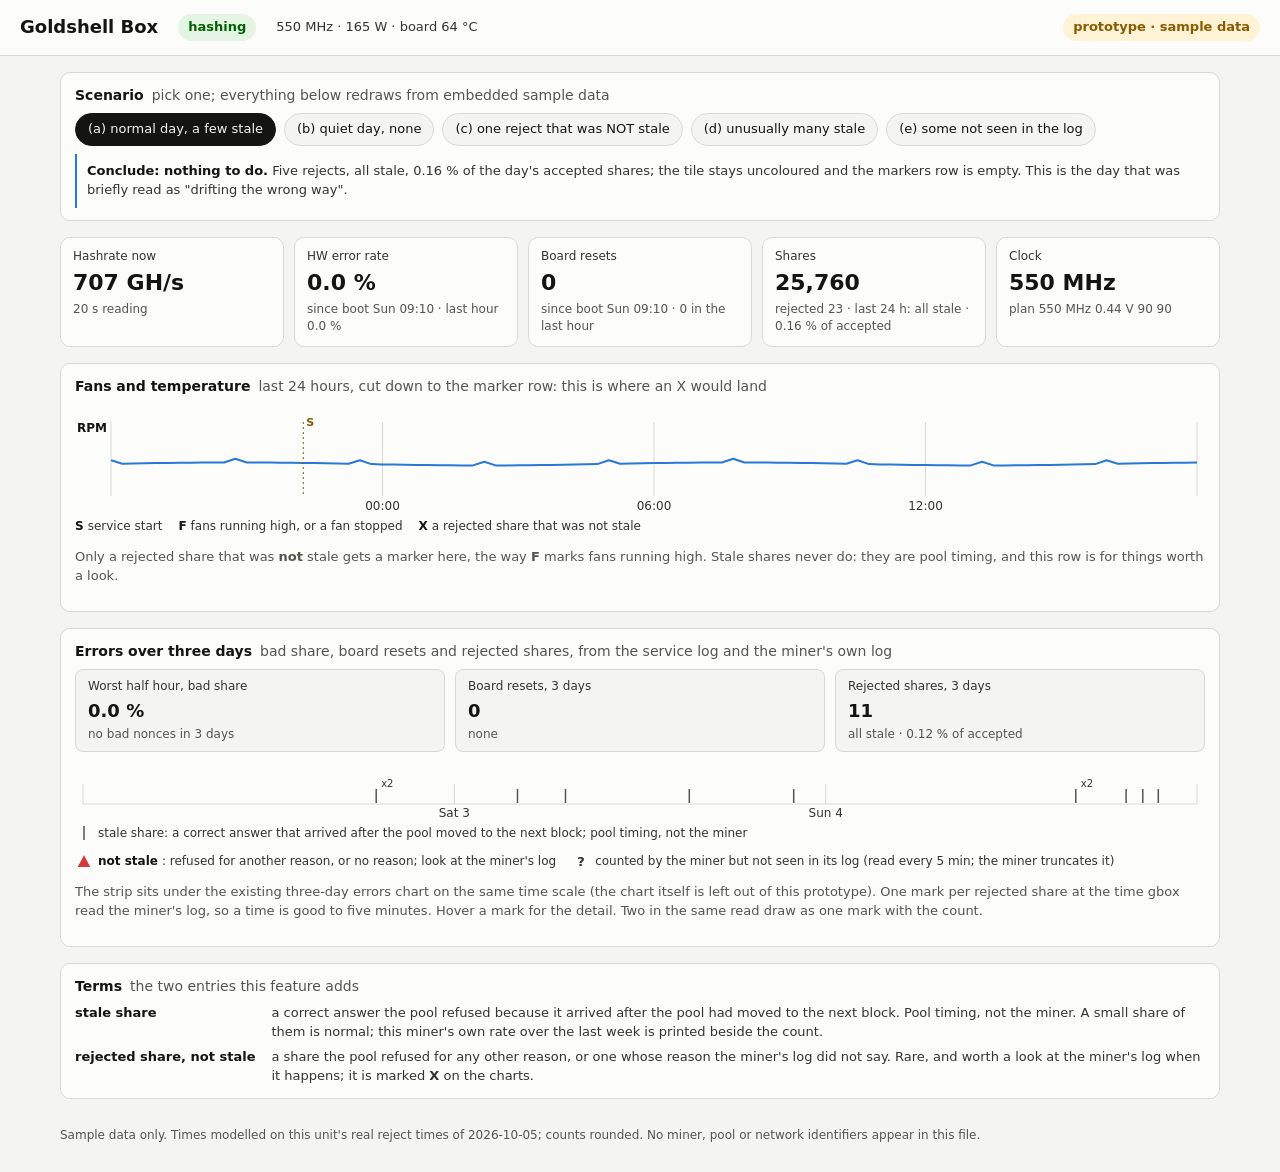
<file: docs/stale-shares-prototype.html>
<!DOCTYPE html>
<html lang="en">
<head>
<meta charset="utf-8">
<meta name="viewport" content="width=device-width,initial-scale=1,viewport-fit=cover">
<title>Stale Shares Prototype</title>
<style>
/* Layout: the gbox dashboard's own tile row and section cards, cut down to the three places the proposal touches.
   Tokens copied from gbox/web/style.css so the prototype reads as the same product. */
:root { color-scheme: light;
  --bg:#f4f4f2; --surface:#fcfcfb; --ink:#141413; --ink2:#333331; --muted:#55554f; --line:#d9d9d4;
  --series:#2a78d6; --series2:#eb6834; --good:#006300; --warn:#8a5a00; --serious:#a34a1f; --critical:#d03b3b;
  --goodbg:#e4f5e4; --warnbg:#fff3d6; --critbg:#fbe1e1; --runbg:#cfe0f5; }
@media (prefers-color-scheme: dark) { :root:not([data-theme="light"]) { color-scheme: dark;
  --bg:#111110; --surface:#1a1a19; --ink:#f4f4f2; --ink2:#d8d8d4; --muted:#b0b0ab; --line:#3d3d38;
  --series:#3987e5; --series2:#d95926; --good:#0ca30c; --warn:#fab219; --serious:#ec835a; --critical:#ff6b6b;
  --goodbg:#0f2a0f; --warnbg:#3a2c05; --critbg:#3d1414; --runbg:#1d3553; } }
:root[data-theme="dark"] { color-scheme: dark;
  --bg:#111110; --surface:#1a1a19; --ink:#f4f4f2; --ink2:#d8d8d4; --muted:#b0b0ab; --line:#3d3d38;
  --series:#3987e5; --series2:#d95926; --good:#0ca30c; --warn:#fab219; --serious:#ec835a; --critical:#ff6b6b;
  --goodbg:#0f2a0f; --warnbg:#3a2c05; --critbg:#3d1414; --runbg:#1d3553; }
* { box-sizing:border-box; min-width:0 }
body { margin:0; background:var(--bg); color:var(--ink); font:14px/1.45 system-ui,-apple-system,"Segoe UI",Roboto,sans-serif; }
header { display:flex; flex-wrap:wrap; align-items:center; gap:12px 20px; padding:14px 20px; background:var(--surface); border-bottom:1px solid var(--line); }
header h1 { font-size:18px; margin:0; font-weight:600 }
header .meta { color:var(--ink2); font-size:13px }
.badge { display:inline-flex; align-items:center; gap:6px; padding:4px 10px; border-radius:999px; font-weight:600; font-size:13px; }
.badge.ok { background:var(--goodbg); color:var(--good) }
.badge.proto { background:var(--warnbg); color:var(--warn) }
main { padding-block:16px; padding-inline:16px; max-width:1200px; margin:0 auto; display:grid; gap:16px }
@media (min-width:600px) { main { padding-inline:20px } }
.tiles { display:grid; grid-template-columns:repeat(auto-fit,minmax(135px,1fr)); gap:10px }
.tile { background:var(--surface); border:1px solid var(--line); border-radius:10px; padding:10px 12px }
.tile .k { color:var(--ink2); font-size:12px } .tile .v { font-size:22px; font-weight:600; font-variant-numeric:tabular-nums; margin-top:2px }
.tile .s { color:var(--muted); font-size:12px; margin-top:2px; font-variant-numeric:tabular-nums }
.tile .s b { color:var(--ink); font-weight:600 }
.tile.serious .v { color:var(--serious) } .tile.serious .s b.alert { color:var(--serious) }
section { background:var(--surface); border:1px solid var(--line); border-radius:10px; padding:12px 14px }
section h2 { font-size:14px; margin:0 0 8px; font-weight:600; text-wrap:balance } section h2 span { color:var(--muted); font-weight:400; margin-left:8px }
.facts { display:grid; grid-template-columns:repeat(auto-fit,minmax(200px,1fr)); gap:10px; margin:0 0 10px }
.fact { border:1px solid var(--line); border-radius:8px; padding:8px 12px; background:var(--bg) }
.fact .k { color:var(--ink2); font-size:12px } .fact .v { font-size:18px; font-weight:600; font-variant-numeric:tabular-nums; margin-top:2px } .fact .s { color:var(--muted); font-size:12px; margin-top:2px }
.fact.serious .v { color:var(--serious) }
.chart { position:relative; width:100% } .chart svg { display:block; width:100%; height:auto }
svg text { fill:var(--ink2); font-size:12px } svg .grid { stroke:var(--line); stroke-width:1 }
svg .line { fill:none; stroke:var(--series); stroke-width:2; stroke-linejoin:round } svg .area { fill:var(--series); opacity:.08 }
svg .axis { fill:var(--ink); font-size:12px; font-weight:700 }
svg .mark { stroke:var(--warn); stroke-width:1; stroke-dasharray:2 3 } svg .marklbl { fill:var(--warn); font-size:11px; font-weight:800 }
svg .stale { stroke:var(--muted); stroke-width:1.5; fill:var(--surface) }
svg .notstale { fill:var(--critical); stroke:var(--surface); stroke-width:2 }
svg .notstalelbl { fill:var(--critical); font-size:11px; font-weight:700 }
svg .unseen { fill:var(--ink2); font-weight:700; font-size:13px }
svg .hit { fill:transparent }
svg .baseline { stroke:var(--line); stroke-width:1 }
.legend { display:flex; flex-wrap:wrap; gap:10px 16px; font-size:12px; color:var(--ink2); margin:4px 0 6px }
.legend b { font-weight:600; color:var(--ink); margin-right:4px } .legend svg { vertical-align:middle; margin-right:5px }
.note { color:var(--muted); font-size:13px }
.tip { position:absolute; pointer-events:none; background:var(--ink); color:var(--bg); padding:4px 8px; border-radius:6px; font-size:12px; white-space:nowrap; display:none; font-variant-numeric:tabular-nums }
/* the scenario switcher: prototype chrome, not part of the proposed page */
.switch { display:flex; flex-wrap:wrap; gap:8px; align-items:center }
.switch button { font:inherit; font-size:13px; padding:6px 12px; border:1px solid var(--line); border-radius:999px; background:var(--bg); color:var(--ink); cursor:pointer }
.switch button[aria-pressed="true"] { background:var(--ink); color:var(--bg); border-color:var(--ink) }
.switch button:focus-visible { outline:2px solid var(--series); outline-offset:2px }
.caption { margin-top:8px; padding:8px 10px; border-left:2px solid var(--series); color:var(--ink2); font-size:13px }
.caption b { color:var(--ink) }
dl { display:grid; grid-template-columns:auto 1fr; gap:6px 16px; margin:0; font-size:13px } dt { font-weight:600; color:var(--ink) } dd { margin:0; color:var(--ink2) }
.notice { font-size:12px; color:var(--muted) }
@media (prefers-reduced-motion: no-preference) { .tile, .fact { transition: color .15s } }
</style>
</head>
<body>
<header>
  <h1>Goldshell Box</h1>
  <span class="badge ok">hashing</span>
  <span class="meta">550 MHz · 165 W · board 64 °C</span>
  <span style="flex:1"></span>
  <span class="badge proto">prototype · sample data</span>
</header>
<main>
  <section>
    <h2>Scenario<span>pick one; everything below redraws from embedded sample data</span></h2>
    <div class="switch" id="switch" role="group" aria-label="scenario"></div>
    <div class="caption" id="caption"></div>
  </section>

  <div class="tiles">
    <div class="tile"><div class="k">Hashrate now</div><div class="v">707 GH/s</div><div class="s">20 s reading</div></div>
    <div class="tile"><div class="k">HW error rate</div><div class="v">0.0 %</div><div class="s">since boot Sun 09:10 · last hour 0.0 %</div></div>
    <div class="tile"><div class="k">Board resets</div><div class="v">0</div><div class="s">since boot Sun 09:10 · 0 in the last hour</div></div>
    <div class="tile" id="t_sh" title="Accepted shares since the miner booted. A stale share is a correct answer the pool refused because it arrived after the pool had moved to the next block: pool timing, not the miner. A rejected share that was not stale is rare and worth a look at the miner's log."><div class="k">Shares</div><div class="v" id="accepted">—</div><div class="s" id="rejected">rejected —</div></div>
    <div class="tile"><div class="k">Clock</div><div class="v">550 MHz</div><div class="s">plan 550 MHz 0.44 V 90 90</div></div>
  </div>

  <section>
    <h2>Fans and temperature<span>last 24 hours, cut down to the marker row: this is where an X would land</span></h2>
    <div class="chart" id="envchart"></div>
    <div class="legend" id="envkey"></div>
    <p class="note">Only a rejected share that was <b>not</b> stale gets a marker here, the way <b>F</b> marks fans running high. Stale shares never do: they are pool timing, and this row is for things worth a look.</p>
  </section>

  <section>
    <h2>Errors over three days<span>bad share, board resets and rejected shares, from the service log and the miner's own log</span></h2>
    <div class="facts" id="errfacts"></div>
    <div class="chart" id="rejchart"></div>
    <div class="legend" id="rejkey"></div>
    <p class="note">The strip sits under the existing three-day errors chart on the same time scale (the chart itself is left out of this prototype). One mark per rejected share at the time gbox read the miner's log, so a time is good to five minutes. Hover a mark for the detail. Two in the same read draw as one mark with the count.</p>
  </section>

  <section>
    <h2>Terms<span>the two entries this feature adds</span></h2>
    <dl>
      <dt>stale share</dt><dd>a correct answer the pool refused because it arrived after the pool had moved to the next block. Pool timing, not the miner. A small share of them is normal; this miner's own rate over the last week is printed beside the count.</dd>
      <dt>rejected share, not stale</dt><dd>a share the pool refused for any other reason, or one whose reason the miner's log did not say. Rare, and worth a look at the miner's log when it happens; it is marked <b>X</b> on the charts.</dd>
    </dl>
  </section>
  <p class="notice">Sample data only. Times modelled on this unit's real reject times of 2026-10-05; counts rounded. No miner, pool or network identifiers appear in this file.</p>
</main>
<script>
"use strict";
// Each scenario: 24-hour totals for the tile, a 3-day reject list for the strip, and the 7-day baseline rate the
// wording compares against. kind: "stale" | "other" | "unseen". t is hours before "now" (3 days = 72).
// Scenario (a) copies the real 2026-10-05 times: 10:12 (x2), 13:27, 14:34, 15:31 wall, read by the service
// within the next five minutes; "now" is 18:05 the same day.
const NOW_H = 18 + 5 / 60;
const at = (dayBack, hh, mm) => dayBack * 24 + (NOW_H - (hh + mm / 60));
const SCENARIOS = [
  { id: "a", name: "(a) normal day, a few stale",
    caption: "<b>Conclude: nothing to do.</b> Five rejects, all stale, 0.16 % of the day's accepted shares; the tile stays uncoloured and the markers row is empty. This is the day that was briefly read as \"drifting the wrong way\".",
    accepted24: 3130, sinceBoot: 25760, rejSinceBoot: 23, baseline7: 0.09,
    rejects: [ { t: at(0, 10, 15), kind: "stale", n: 2 }, { t: at(0, 13, 30), kind: "stale", n: 1 }, { t: at(0, 14, 35), kind: "stale", n: 1 }, { t: at(0, 15, 35), kind: "stale", n: 1 },
               { t: at(1, 16, 1), kind: "stale", n: 1 }, { t: at(1, 9, 16), kind: "stale", n: 1 }, { t: at(1, 1, 16), kind: "stale", n: 1 }, { t: at(2, 22, 10), kind: "stale", n: 1 }, { t: at(2, 13, 2), kind: "stale", n: 2 } ] },
  { id: "b", name: "(b) quiet day, none",
    caption: "<b>Conclude: nothing to do.</b> No rejects in 24 hours; the tile says so in one word and shows nothing else. Zero is as normal as five at this rate.",
    accepted24: 3310, sinceBoot: 28950, rejSinceBoot: 18, baseline7: 0.07,
    rejects: [ { t: at(1, 14, 40), kind: "stale", n: 1 }, { t: at(2, 3, 5), kind: "stale", n: 1 } ] },
  { id: "c", name: "(c) one reject that was NOT stale",
    caption: "<b>Conclude: look at the miner's log.</b> One reject at 11:03 had a reason other than stale (or none). The tile turns the serious colour and says so in words, the fact names the time, an X lands on the markers row and in the event log. Two stale rejects the same day stay quiet.",
    accepted24: 3290, sinceBoot: 26100, rejSinceBoot: 24, baseline7: 0.08,
    rejects: [ { t: at(0, 2, 40), kind: "stale", n: 1 }, { t: at(0, 9, 15), kind: "stale", n: 1 }, { t: at(0, 11, 5), kind: "other", n: 1 },
               { t: at(1, 17, 50), kind: "stale", n: 1 }, { t: at(2, 6, 20), kind: "stale", n: 1 } ] },
  { id: "d", name: "(d) unusually many stale",
    caption: "<b>Conclude: the pool had a bad night, not the miner.</b> 41 stale rejects, 1.2 % of accepted, most between 03:00 and 06:00. All stale, so no colour and no marker; the wording says the rate is above this miner's usual and prints the usual next to it.",
    accepted24: 3240, sinceBoot: 27400, rejSinceBoot: 61, baseline7: 0.09,
    rejects: (() => { const r = []; for (let i = 0; i < 29; i++) r.push({ t: at(0, 3 + Math.floor(i / 10), (i * 6) % 60), kind: "stale", n: 1 + (i % 4 === 0 ? 1 : 0) });
      [[0, 9, 40], [0, 13, 12], [0, 16, 50], [1, 22, 30], [1, 11, 0], [2, 19, 25]].forEach(x => r.push({ t: at(x[0], x[1], x[2]), kind: "stale", n: 1 })); return r; })() },
  { id: "e", name: "(e) some not seen in the log",
    caption: "<b>Conclude: nothing to do, and gbox is being honest.</b> The counter rose by 25 but the miner's log, read every five minutes and truncated by the miner on its own, accounted for 23. The two unaccounted ones are said in words and drawn as ?, never coloured.",
    accepted24: 3200, sinceBoot: 25200, rejSinceBoot: 25, baseline7: 0.09,
    rejects: [ { t: at(0, 1, 10), kind: "stale", n: 1 }, { t: at(0, 4, 25), kind: "unseen", n: 2 }, { t: at(0, 7, 50), kind: "stale", n: 1 }, { t: at(0, 12, 5), kind: "stale", n: 1 },
               { t: at(1, 15, 30), kind: "stale", n: 1 }, { t: at(2, 2, 15), kind: "stale", n: 1 } ] },
];
const KIND = { stale: "stale share", other: "rejected, NOT stale", unseen: "rejected, reason not seen in the miner's log" };
const esc = s => String(s).replace(/&/g, "&amp;").replace(/</g, "&lt;").replace(/"/g, "&quot;");
const fmt = (n, d) => Number(n).toLocaleString(undefined, { minimumFractionDigits: d || 0, maximumFractionDigits: d || 0 });
const DAYS = ["Sun", "Mon", "Tue", "Wed", "Thu", "Fri", "Sat"];
// "now" is Mon 2026-10-05 18:05 local for every scenario
const NOW = new Date(2026, 9, 5, 18, 5).getTime();
const stampOf = h => new Date(NOW - h * 3600000);
const clockLabel = h => { const d = stampOf(h); return DAYS[d.getDay()] + " " + String(d.getHours()).padStart(2, "0") + ":" + String(d.getMinutes()).padStart(2, "0"); };

// The wording rule for the Shares tile and the Errors fact. Pure function, so a unit test can hold each state.
function rejectWords(sc, hours) {
  const inWin = sc.rejects.filter(r => r.t <= hours);
  const sum = k => inWin.filter(r => r.kind === k).reduce((a, r) => a + r.n, 0);
  const stale = sum("stale"), other = sum("other"), unseen = sum("unseen"), total = stale + other + unseen;
  const accepted = hours === 24 ? sc.accepted24 : Math.round(sc.accepted24 * hours / 24);
  const pct = accepted ? 100 * total / accepted : 0;
  const high = stale > 0 && other === 0 && pct >= 1 && total >= 20;        // guesses: 1 % and at least 20
  const others = inWin.filter(r => r.kind === "other");
  const parts = [];
  if (total === 0) return { total, stale, other, unseen, pct, cls: "", text: "none", high: false };
  if (other > 0) parts.push("<b class=\"alert\">" + other + " NOT STALE at " + clockLabel(others[others.length - 1].t).slice(4) + "</b>");
  if (other > 0 || unseen > 0) parts.push(stale + " stale"); else parts.push("all stale");
  if (unseen > 0) parts.push(unseen + " not seen in the miner's log");
  parts.push(fmt(pct, 2) + " % of accepted" + (high ? ", above the usual " + fmt(sc.baseline7, 2) + " %" : ""));
  return { total, stale, other, unseen, pct, cls: other > 0 ? "serious" : "", text: parts.join(" · "), high };
}

function renderTile(sc) {
  const w = rejectWords(sc, 24);
  document.getElementById("accepted").textContent = fmt(sc.sinceBoot);
  document.getElementById("rejected").innerHTML = "rejected " + fmt(sc.rejSinceBoot) + (w.total === 0 ? " · none in 24 h" : " · last 24 h: " + w.text);
  document.getElementById("t_sh").className = "tile" + (w.cls ? " " + w.cls : "");
}

function renderFacts(sc) {
  const w = rejectWords(sc, 72), box = document.getElementById("errfacts"); box.innerHTML = "";
  const facts = [
    ["Worst half hour, bad share", "0.0 %", "no bad nonces in 3 days", ""],
    ["Board resets, 3 days", "0", "none", ""],
    ["Rejected shares, 3 days", String(w.total), w.total === 0 ? "none" : w.text.replace(/<[^>]+>/g, ""), w.cls],
  ];
  facts.forEach(([k, v, s, cls]) => { const d = document.createElement("div"); d.className = "fact" + (cls ? " " + cls : "");
    d.innerHTML = "<div class=\"k\"></div><div class=\"v\"></div><div class=\"s\"></div>";
    d.children[0].textContent = k; d.children[1].textContent = v; d.children[2].textContent = s; box.appendChild(d); });
}

// The reject strip: a time axis over `hours`, one mark per reject. Shape carries the kind; colour only underlines it.
function drawStrip(boxId, sc, hours, opts) {
  const box = document.getElementById(boxId), W = Math.max(box.clientWidth, 320), L = 8, R = 8, T = 22, H = 58;
  const xOf = h => L + (W - L - R) * (1 - h / hours);
  let s = "<svg viewBox=\"0 0 " + W + " " + H + "\" role=\"img\" aria-label=\"rejected shares over " + hours + " hours\">";
  for (let h = 0; h <= hours; h += opts.tickEvery) {
    const x = xOf(h), d = stampOf(h);
    s += "<line class=\"grid\" x1=\"" + x.toFixed(1) + "\" x2=\"" + x.toFixed(1) + "\" y1=\"" + T + "\" y2=\"" + (H - 16) + "\"/>";
    if (h > 0 && h < hours) s += "<text x=\"" + x.toFixed(1) + "\" y=\"" + (H - 3) + "\" text-anchor=\"middle\">" + (opts.tickEvery >= 24 ? DAYS[d.getDay()] + " " + d.getDate() : String(d.getHours()).padStart(2, "0") + ":00") + "</text>";
  }
  s += "<line class=\"baseline\" x1=\"" + L + "\" x2=\"" + (W - R) + "\" y1=\"" + (H - 16) + "\" y2=\"" + (H - 16) + "\"/>";
  const y = T + 12;
  sc.rejects.filter(r => r.t <= hours).sort((a, b) => b.t - a.t).forEach(r => {
    const x = xOf(r.t), tip = clockLabel(r.t) + " · " + KIND[r.kind] + (r.n > 1 ? " · x" + r.n : "");
    if (r.kind === "stale") s += "<line class=\"stale\" x1=\"" + x.toFixed(1) + "\" x2=\"" + x.toFixed(1) + "\" y1=\"" + (y - 7) + "\" y2=\"" + (y + 7) + "\"/>";
    else if (r.kind === "other") s += "<path class=\"notstale\" d=\"M" + x + " " + (y - 8) + "L" + (x + 8) + " " + (y + 7) + "L" + (x - 8) + " " + (y + 7) + "Z\"/>"
      + "<text class=\"notstalelbl\" x=\"" + (x + 11).toFixed(1) + "\" y=\"" + (y + 4) + "\">not stale</text>";
    else s += "<text class=\"unseen\" x=\"" + x.toFixed(1) + "\" y=\"" + (y + 5) + "\" text-anchor=\"middle\">?</text>";
    if (r.n > 1 && r.kind !== "other") s += "<text x=\"" + (x + 5).toFixed(1) + "\" y=\"" + (y - 9) + "\" style=\"font-size:10px\">x" + r.n + "</text>";
    s += "<rect class=\"hit\" x=\"" + (x - 9) + "\" y=\"" + (y - 12) + "\" width=\"18\" height=\"24\" data-tip=\"" + esc(tip) + "\"/>";
  });
  s += "</svg><div class=\"tip\"></div>";
  box.innerHTML = s;
  const tipEl = box.querySelector(".tip");
  box.onmousemove = e => { const t = e.target.getAttribute && e.target.getAttribute("data-tip"); if (!t) { tipEl.style.display = "none"; return; }
    tipEl.textContent = t; tipEl.style.display = "block"; const r = box.getBoundingClientRect(); tipEl.style.left = Math.min(e.clientX - r.left + 12, r.width - tipEl.offsetWidth - 4) + "px"; tipEl.style.top = (e.clientY - r.top - 30) + "px"; };
  box.onmouseleave = () => { tipEl.style.display = "none"; };
}

// The 24-hour fan chart, reduced to a flat trace and its markers row. Only "other" rejects get an X there.
function drawEnv(sc) {
  const box = document.getElementById("envchart"), W = Math.max(box.clientWidth, 320), L = 36, R = 8, T = 18, B = 18, H = 110;
  const xOf = h => L + (W - L - R) * (1 - h / 24);
  let s = "<svg viewBox=\"0 0 " + W + " " + H + "\" role=\"img\" aria-label=\"fan speed over 24 hours with event markers\">";
  for (let h = 0; h <= 24; h += 6) { const x = xOf(h); s += "<line class=\"grid\" x1=\"" + x.toFixed(1) + "\" x2=\"" + x.toFixed(1) + "\" y1=\"" + T + "\" y2=\"" + (H - B) + "\"/>";
    if (h > 0 && h < 24) s += "<text x=\"" + x.toFixed(1) + "\" y=\"" + (H - 4) + "\" text-anchor=\"middle\">" + String(stampOf(h).getHours()).padStart(2, "0") + ":00</text>"; }
  s += "<text class=\"axis\" x=\"2\" y=\"" + (T + 10) + "\">RPM</text>";
  const yOf = v => H - B - (H - B - T) * (v - 1000) / 600;
  const pts = []; for (let i = 0; i <= 96; i++) { const h = 24 - i / 4; pts.push(xOf(h).toFixed(1) + "," + yOf(1260 + Math.sin(i / 7) * 12 + (i % 11 === 0 ? 30 : 0)).toFixed(1)); }
  s += "<polyline class=\"line\" points=\"" + pts.join(" ") + "\"/>";
  // a service start marker (S) sits in every scenario so the row reads as the real one; X only in scenario c
  const marks = [{ t: 19.75, g: "S", kind: "service start" }].concat(sc.rejects.filter(r => r.kind === "other" && r.t <= 24).map(r => ({ t: r.t, g: "X", kind: "a rejected share that was not stale" })));
  marks.forEach(m => { const x = xOf(m.t);
    s += "<line class=\"mark\" x1=\"" + x.toFixed(1) + "\" x2=\"" + x.toFixed(1) + "\" y1=\"" + T + "\" y2=\"" + (H - B) + "\"><title>" + esc(clockLabel(m.t) + " · " + m.kind) + "</title></line>";
    s += "<text class=\"marklbl\" x=\"" + (x + 3).toFixed(1) + "\" y=\"" + (T + 4) + "\">" + m.g + "</text>"; });
  s += "</svg>"; box.innerHTML = s;
  document.getElementById("envkey").innerHTML = ["S", "service start", "F", "fans running high, or a fan stopped", "X", "a rejected share that was not stale"].reduce((a, v, i, arr) => i % 2 ? a : a + "<span><b>" + v + "</b>" + arr[i + 1] + "</span>", "");
}

function renderKey() {
  const sw = (inner) => "<svg width=\"18\" height=\"18\" viewBox=\"0 0 18 18\" aria-hidden=\"true\">" + inner + "</svg>";
  document.getElementById("rejkey").innerHTML =
    "<span>" + sw("<line class=\"stale\" x1=\"9\" x2=\"9\" y1=\"2\" y2=\"16\"/>") + "stale share: a correct answer that arrived after the pool moved to the next block; pool timing, not the miner</span>" +
    "<span>" + sw("<path class=\"notstale\" d=\"M9 1L17 16L1 16Z\"/>") + "<b>not stale</b>: refused for another reason, or no reason; look at the miner's log</span>" +
    "<span>" + sw("<text class=\"unseen\" x=\"9\" y=\"14\" text-anchor=\"middle\">?</text>") + "counted by the miner but not seen in its log (read every 5 min; the miner truncates it)</span>";
}

let current = "a";
function show(id) {
  current = id;
  const sc = SCENARIOS.find(s => s.id === id);
  document.querySelectorAll("#switch button").forEach(b => b.setAttribute("aria-pressed", String(b.dataset.id === id)));
  document.getElementById("caption").innerHTML = sc.caption;
  renderTile(sc); renderFacts(sc); drawEnv(sc); drawStrip("rejchart", sc, 72, { tickEvery: 24 }); renderKey();
  try { localStorage.setItem("gbox_stale_proto_scenario", id); } catch (e) { /* storage may be unavailable; the page works without it */ }
}
(function init() {
  const sw = document.getElementById("switch");
  SCENARIOS.forEach(sc => { const b = document.createElement("button"); b.type = "button"; b.dataset.id = sc.id; b.textContent = sc.name; b.setAttribute("aria-pressed", "false"); b.onclick = () => show(sc.id); sw.appendChild(b); });
  let start = "a"; try { const v = localStorage.getItem("gbox_stale_proto_scenario"); if (v && SCENARIOS.some(s => s.id === v)) start = v; } catch (e) { /* ignore */ }
  show(start);
  let timer = null; window.addEventListener("resize", () => { clearTimeout(timer); timer = setTimeout(() => show(current), 150); });
})();
</script>
</body>
</html>
</file>
